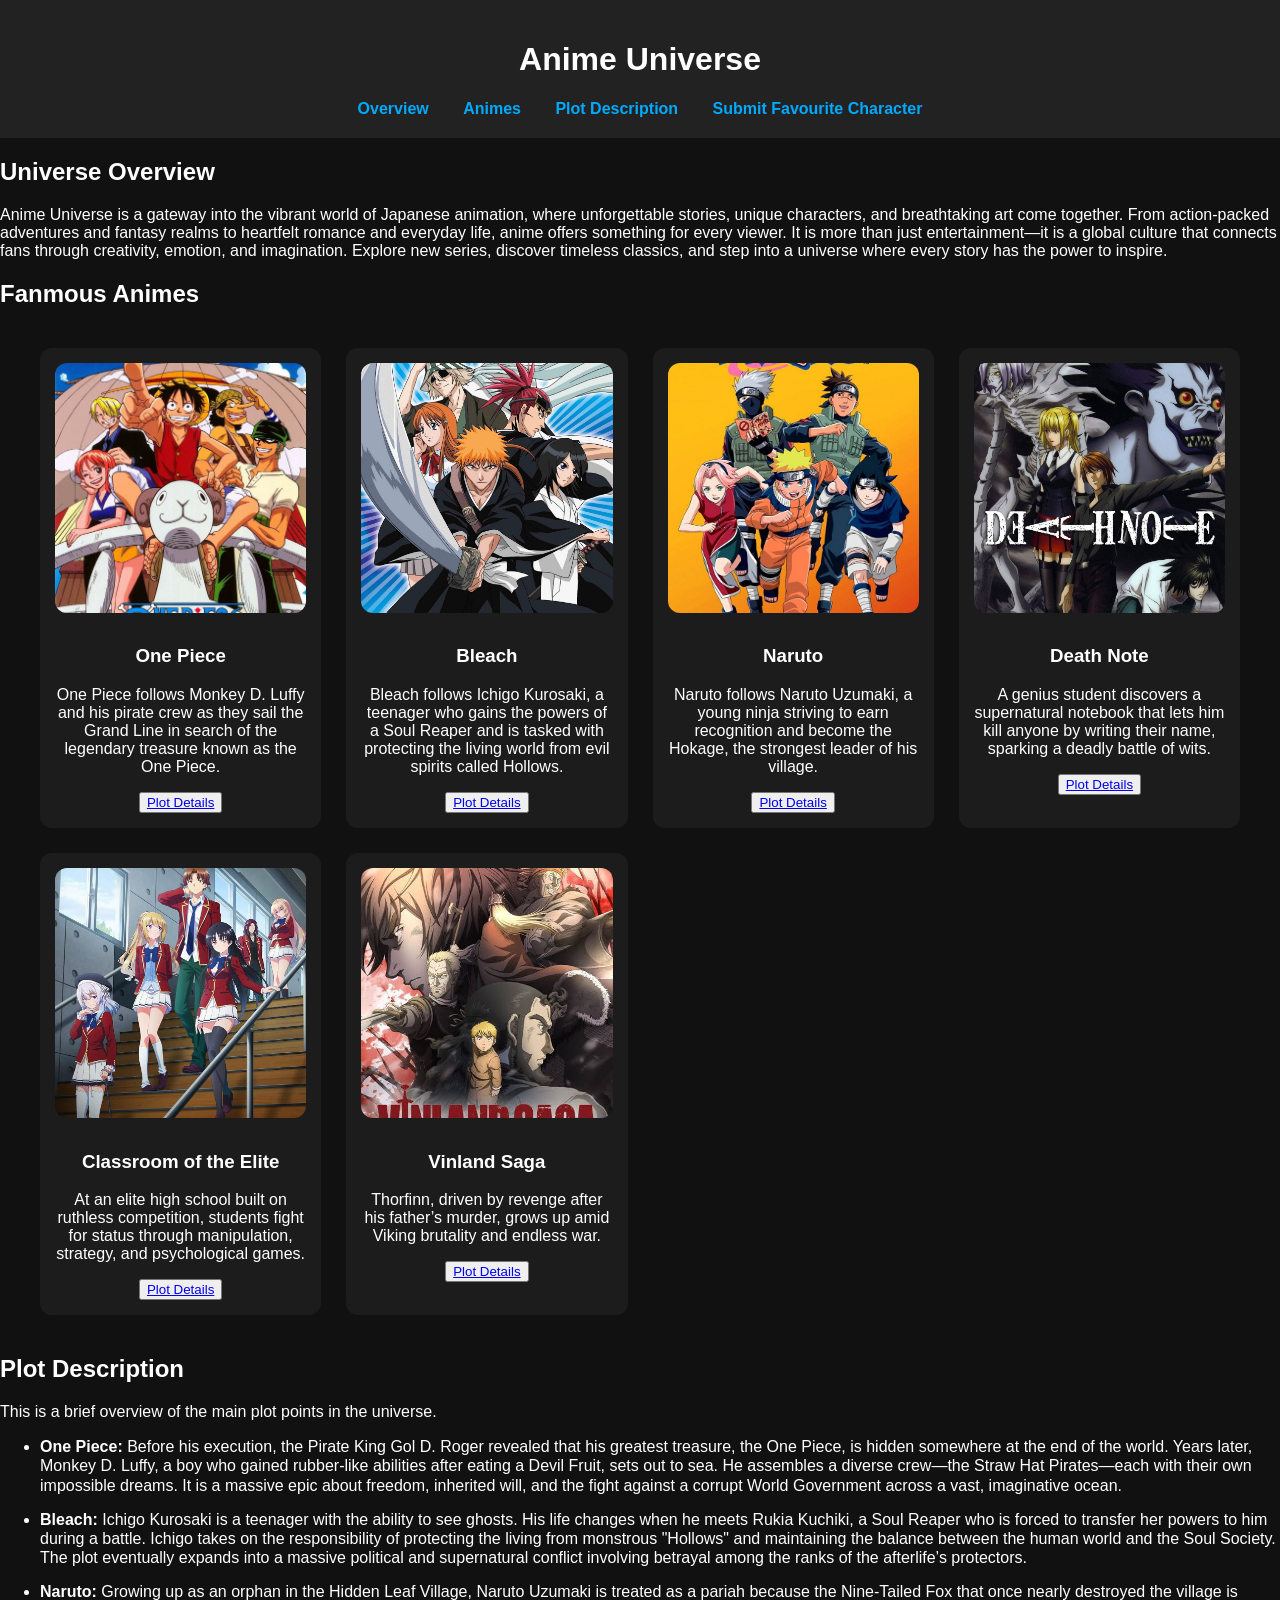
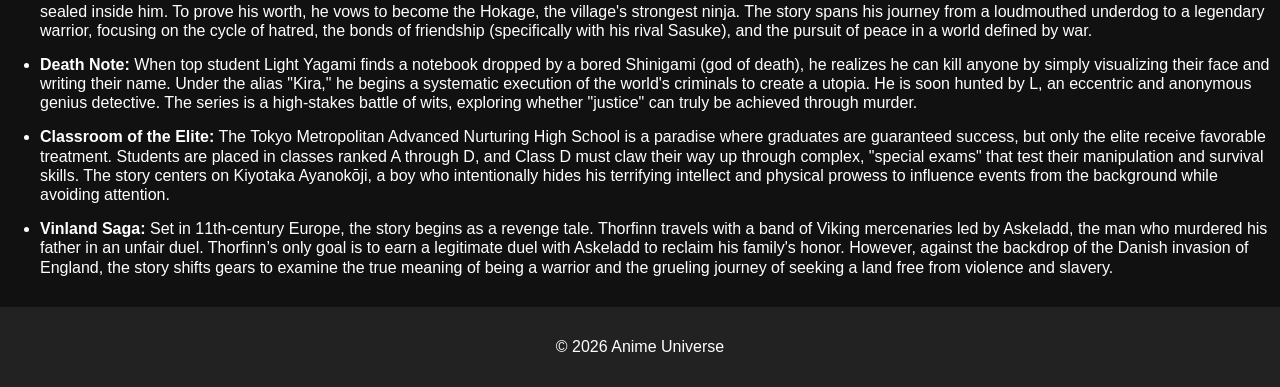
<file: CW2_assignment/index.html>
<!DOCTYPE html>
<html lang="en">
<head>
    <meta charset="UTF-8">
    <title>Anime Universe</title>
    <link rel="stylesheet" href="style.css">
</head>
<body>

<header>
    <h1>Anime Universe</h1>
    <nav>
        <a href="#overview">Overview</a>
        <a href="#animes">Animes</a>
        <a href="#plot">Plot Description</a>
        <a href="form.html">Submit Favourite Character</a>
    </nav>
</header>

<section id="overview" class="overview">
    <h2>Universe Overview</h2>
    <p>Anime Universe is a gateway into the vibrant world of Japanese animation, where unforgettable stories, unique characters, and breathtaking art come together. From action-packed adventures and fantasy realms to heartfelt romance and everyday life, anime offers something for every viewer. It is more than just entertainment—it is a global culture that connects fans through creativity, emotion, and imagination. Explore new series, discover timeless classics, and step into a universe where every story has the power to inspire.</p>
</section>

<section id="animes" class="animes">
    <h2>Fanmous Animes</h2>

    <div class="anime-grid">

        <!-- One Piece -->
        <div class="anime-card">
            <img src="images/One Piece.png" alt="One Piece">
            <h3>One Piece</h3>
            <p>One Piece follows Monkey D. Luffy and his pirate crew as they sail the Grand Line in search of the legendary treasure known as the One Piece.</p>
            <button><a href="#one-piece">Plot Details</a></button>
        </div>

        <!-- Bleach -->
        <div class="anime-card">
            <img src="images/Bleach.png" alt="Bleach">
            <h3>Bleach</h3>
            <p>Bleach follows Ichigo Kurosaki, a teenager who gains the powers of a Soul Reaper and is tasked with protecting the living world from evil spirits called Hollows.</p>
            <button><a href="#bleach">Plot Details</a></button>        
        </div>

        <!-- Naruto -->
        <div class="anime-card">
            <img src="images/Naruto.png" alt="Naruto">
            <h3>Naruto</h3>
            <p>Naruto follows Naruto Uzumaki, a young ninja striving to earn recognition and become the Hokage, the strongest leader of his village.</p>
            <button><a href="#naruto">Plot Details</a></button>
        </div>

        <!-- Death Note -->
        <div class="anime-card">
            <img src="images/Death Note.png" alt="Death Note">
            <h3>Death Note</h3>
            <p>A genius student discovers a supernatural notebook that lets him kill anyone by writing their name, sparking a deadly battle of wits.</p>
            <button><a href="#death-note">Plot Details</a></button>
        </div>

        <!-- Classroom of the Elite -->
        <div class="anime-card">
            <img src="images/Classroom of the Elite.png" alt="Classroom of the Elite">
            <h3>Classroom of the Elite</h3>
            <p>At an elite high school built on ruthless competition, students fight for status through manipulation, strategy, and psychological games.</p>
            <button><a href="#classroom-of-the-elite">Plot Details</a></button>
        </div>

        <!-- Vinland Saga -->
        <div class="anime-card">
            <img src="images/Vinland Saga.png" alt="Vinland Saga">
            <h3>Vinland Saga</h3>
            <p>Thorfinn, driven by revenge after his father’s murder, grows up amid Viking brutality and endless war.</p>
            <button><a href="#vinland-saga">Plot Details</a></button>
        </div>

    </div>
</section>

<section id="plot" class="plot-container">
    <h2>Plot Description</h2>
    <p>This is a brief overview of the main plot points in the universe.</p>
</section>
    <ul>
        <li id="one-piece">
            <b>One Piece:</b> Before his execution, the Pirate King Gol D. Roger revealed that his greatest treasure, the One Piece, is hidden somewhere at the end of the world. Years later, Monkey D. Luffy, a boy who gained rubber-like abilities after eating a Devil Fruit, sets out to sea. He assembles a diverse crew—the Straw Hat Pirates—each with their own impossible dreams. It is a massive epic about freedom, inherited will, and the fight against a corrupt World Government across a vast, imaginative ocean.
        </li>
        <li id="bleach">
            <b>Bleach:</b> Ichigo Kurosaki is a teenager with the ability to see ghosts. His life changes when he meets Rukia Kuchiki, a Soul Reaper who is forced to transfer her powers to him during a battle. Ichigo takes on the responsibility of protecting the living from monstrous "Hollows" and maintaining the balance between the human world and the Soul Society. The plot eventually expands into a massive political and supernatural conflict involving betrayal among the ranks of the afterlife’s protectors.
        </li>
        <li id="naruto">
            <b>Naruto:</b> Growing up as an orphan in the Hidden Leaf Village, Naruto Uzumaki is treated as a pariah because the Nine-Tailed Fox that once nearly destroyed the village is sealed inside him. To prove his worth, he vows to become the Hokage, the village's strongest ninja. The story spans his journey from a loudmouthed underdog to a legendary warrior, focusing on the cycle of hatred, the bonds of friendship (specifically with his rival Sasuke), and the pursuit of peace in a world defined by war.
        </li>
        <li id="death-note">
            <b>Death Note:</b> When top student Light Yagami finds a notebook dropped by a bored Shinigami (god of death), he realizes he can kill anyone by simply visualizing their face and writing their name. Under the alias "Kira," he begins a systematic execution of the world's criminals to create a utopia. He is soon hunted by L, an eccentric and anonymous genius detective. The series is a high-stakes battle of wits, exploring whether "justice" can truly be achieved through murder.
        </li>
        <li id="classroom-of-the-elite">
            <b>Classroom of the Elite:</b> The Tokyo Metropolitan Advanced Nurturing High School is a paradise where graduates are guaranteed success, but only the elite receive favorable treatment. Students are placed in classes ranked A through D, and Class D must claw their way up through complex, "special exams" that test their manipulation and survival skills. The story centers on Kiyotaka Ayanokōji, a boy who intentionally hides his terrifying intellect and physical prowess to influence events from the background while avoiding attention.
        </li>
        <li id="vinland-saga">
            <b>Vinland Saga:</b> Set in 11th-century Europe, the story begins as a revenge tale. Thorfinn travels with a band of Viking mercenaries led by Askeladd, the man who murdered his father in an unfair duel. Thorfinn’s only goal is to earn a legitimate duel with Askeladd to reclaim his family's honor. However, against the backdrop of the Danish invasion of England, the story shifts gears to examine the true meaning of being a warrior and the grueling journey of seeking a land free from violence and slavery.
        </li>
    </ul>
</section>

<footer>
    <p>© 2026 Anime Universe</p>
</footer>

<script src="script.js"></script>
</body>
</html>
</file>
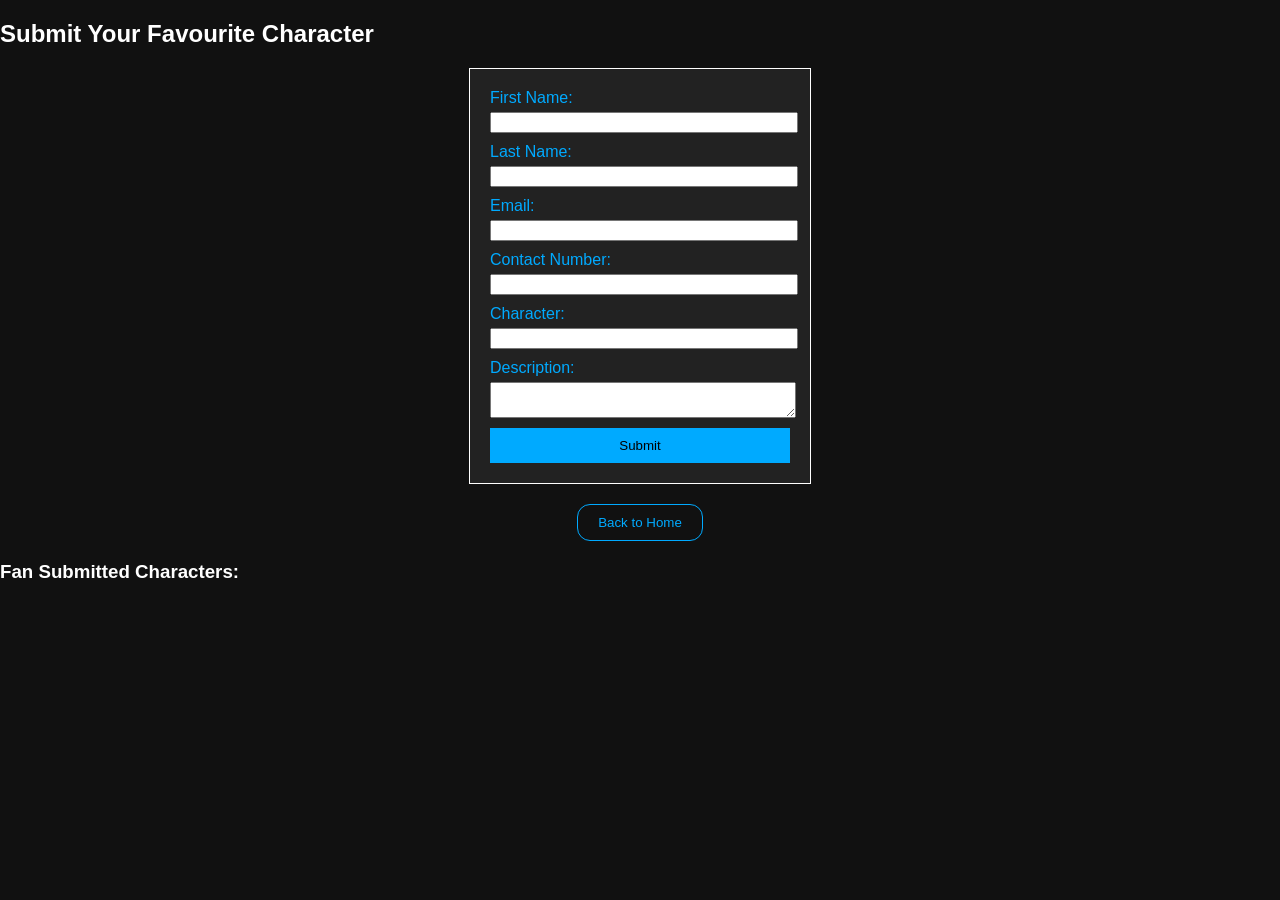
<file: CW2_assignment/form.html>
<!DOCTYPE html>
<html lang="en">
<head>
    <meta charset="UTF-8">
    <title>Submit Character</title>

    <link rel="stylesheet" href="style.css">
    <link rel="icon" href="images/favicon.png">

    <script src="https://code.jquery.com/jquery-3.6.0.min.js"></script>
    <script src="script.js" defer></script>
</head>
<body>

<h2>Submit Your Favourite Character</h2>

<form id="characterForm">
    <label>First Name:</label>
    <input type="text" id="firstName" required>

    <label>Last Name:</label>
    <input type="text" id="lastName" required>

    <label>Email:</label>
    <input type="email" id="email" required>

    <label>Contact Number:</label>
    <input type="tel" id="contact" required>

    <label>Character:</label>
    <input type="text" id="character" required>

    <label>Description:</label>
    <textarea id="description" required></textarea>

    <button type="submit">Submit</button>
</form>

<div id="backhome">
    <button onclick="location.href='index.html'">Back to Home</button>
</div>

<h3>Fan Submitted Characters:</h3>
<div id="submitted"></div>

</body>
</html>
</file>
<file: CW2_assignment/style.css>
body {
    font-family: Arial, sans-serif;
    margin: 0;
    background: #111;
    color: white;
}

header {
    background: #222;
    padding: 20px;
    text-align: center;
}

nav a {
    margin: 0 15px;
    color: #00aaff;
    text-decoration: none;
    font-weight: bold;
}

/* anime grid style */
.anime-grid {
    display: grid;
    grid-template-columns: repeat(auto-fill, minmax(250px, 1fr));
    gap: 25px;
    padding: 20px 40px;
}

.anime-card {
    background: #1c1c1c;
    padding: 15px;
    border-radius: 12px;
    text-align: center;
    transition: transform 0.3s;
}

.anime-card:hover {
    transform: scale(1.05);
}

.anime-card img {
    width: 100%;
    height: 250px;
    object-fit: cover;
    border-radius: 12px;
    margin-bottom: 10px;
}

/* Plot Description */
.plot {
    padding: 20px 40px;
    background: #1c1c1c;
    margin: 20px 0;
    border-radius: 12px;
}

li {
    margin-bottom: 15px;
    line-height: 1.2;
}

footer {
    text-align: center;
    padding: 15px;
    background: #222;
    margin-top: 30px;
}

/* Form Style */

#characterForm {
    width: 300px;         
    margin: 20px auto;   
    padding: 20px;
    border: 1px solid white; 
    background-color: #222;  
}

#characterForm input, 
#characterForm textarea {
    width: 100%;          
    margin-bottom: 10px;  
    display: block;      
}

#characterForm label {
    display: block;       
    margin-bottom: 5px;
    color: #00aaff;      
}

#characterForm button {
    width: 100%;
    padding: 10px;
    background-color: #00aaff;
    color: black;
    border: none;
    cursor: pointer;
}

.info-box {
    width: 300px;
    margin: 10px auto;
    padding: 10px;
    border-bottom: 1px dashed #555; /* A simple line between names */
}

.info-box h3 {
    color: #00ffea;
    margin: 0;
}

#backhome {
    text-align: center;
    margin-bottom: 20px;
}

#backhome button {
    background: transparent;
    color: #00aaff;
    border: 1px solid #00aaff;
    padding: 10px 20px;
    border-radius: 13px;
    transition: 0.5s;
}

#backhome button:hover {
    background: #00aaff;
    color: #111;
}
</file>
